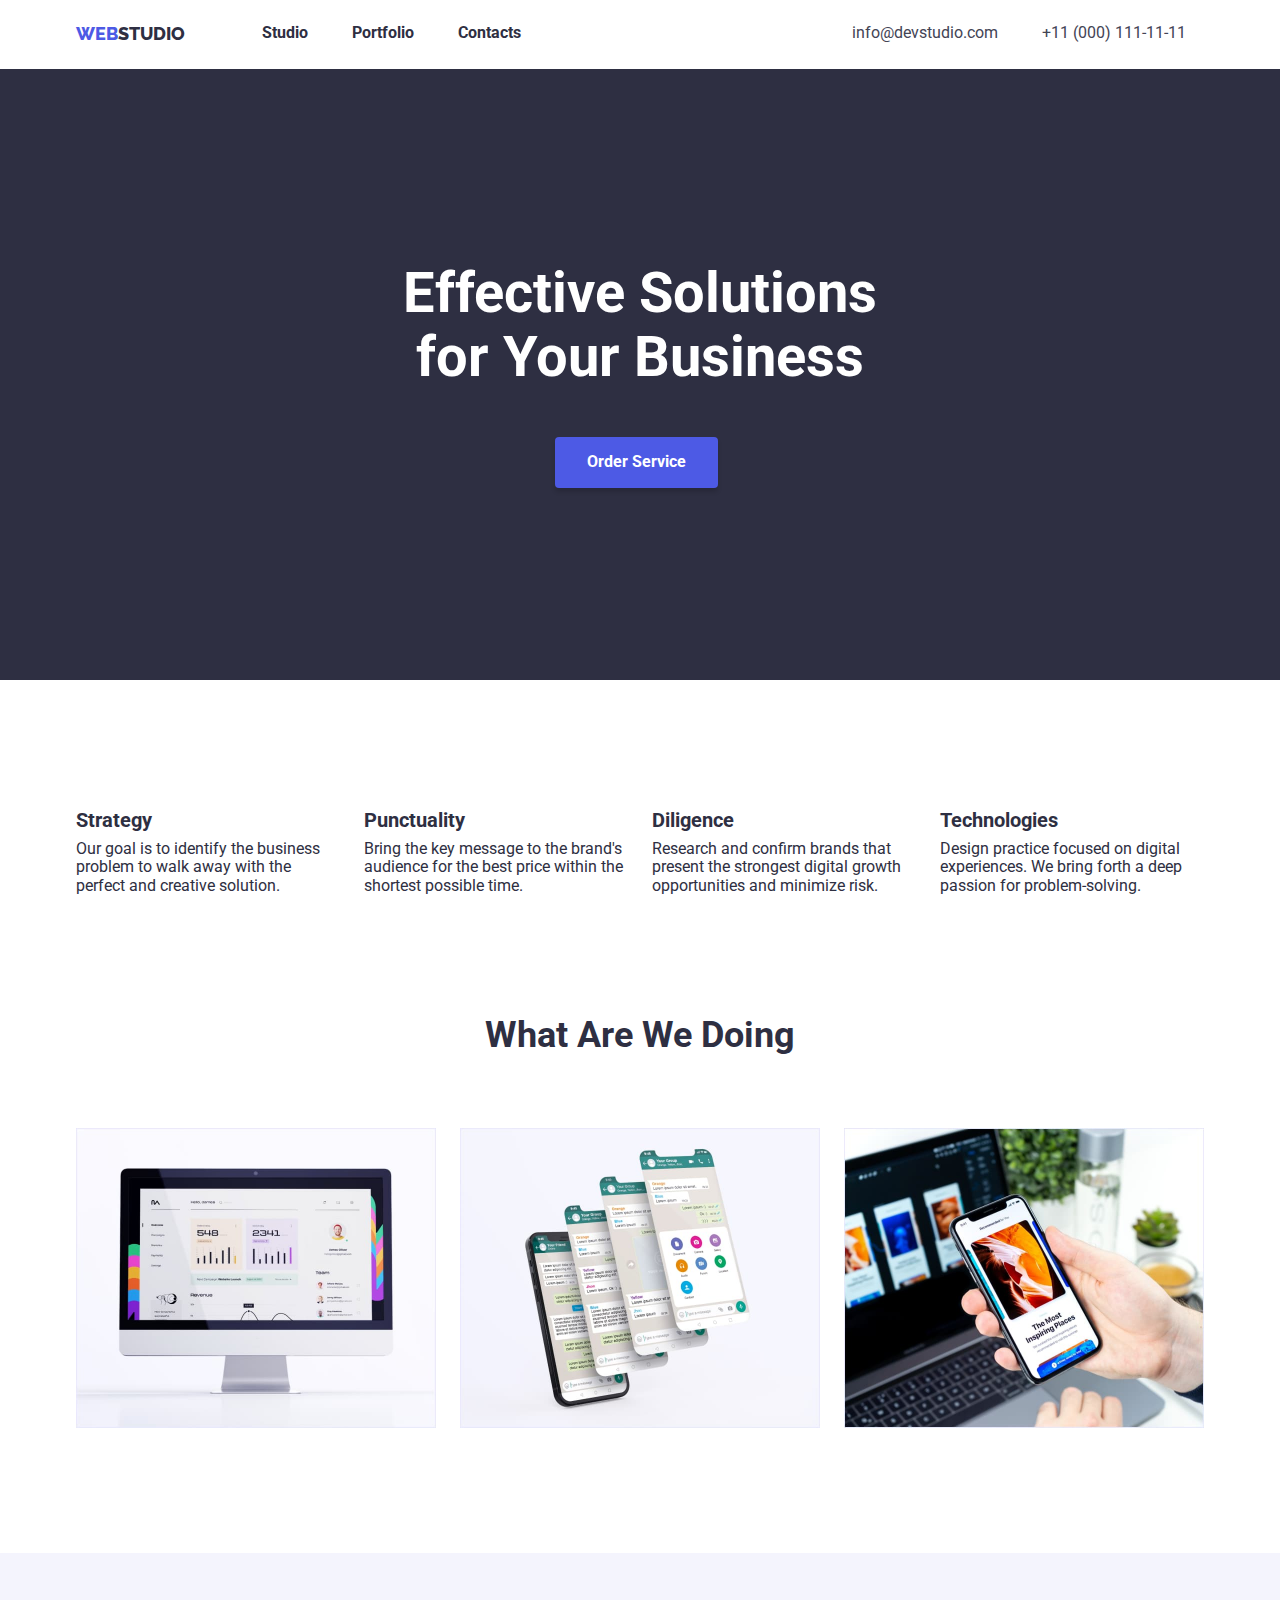
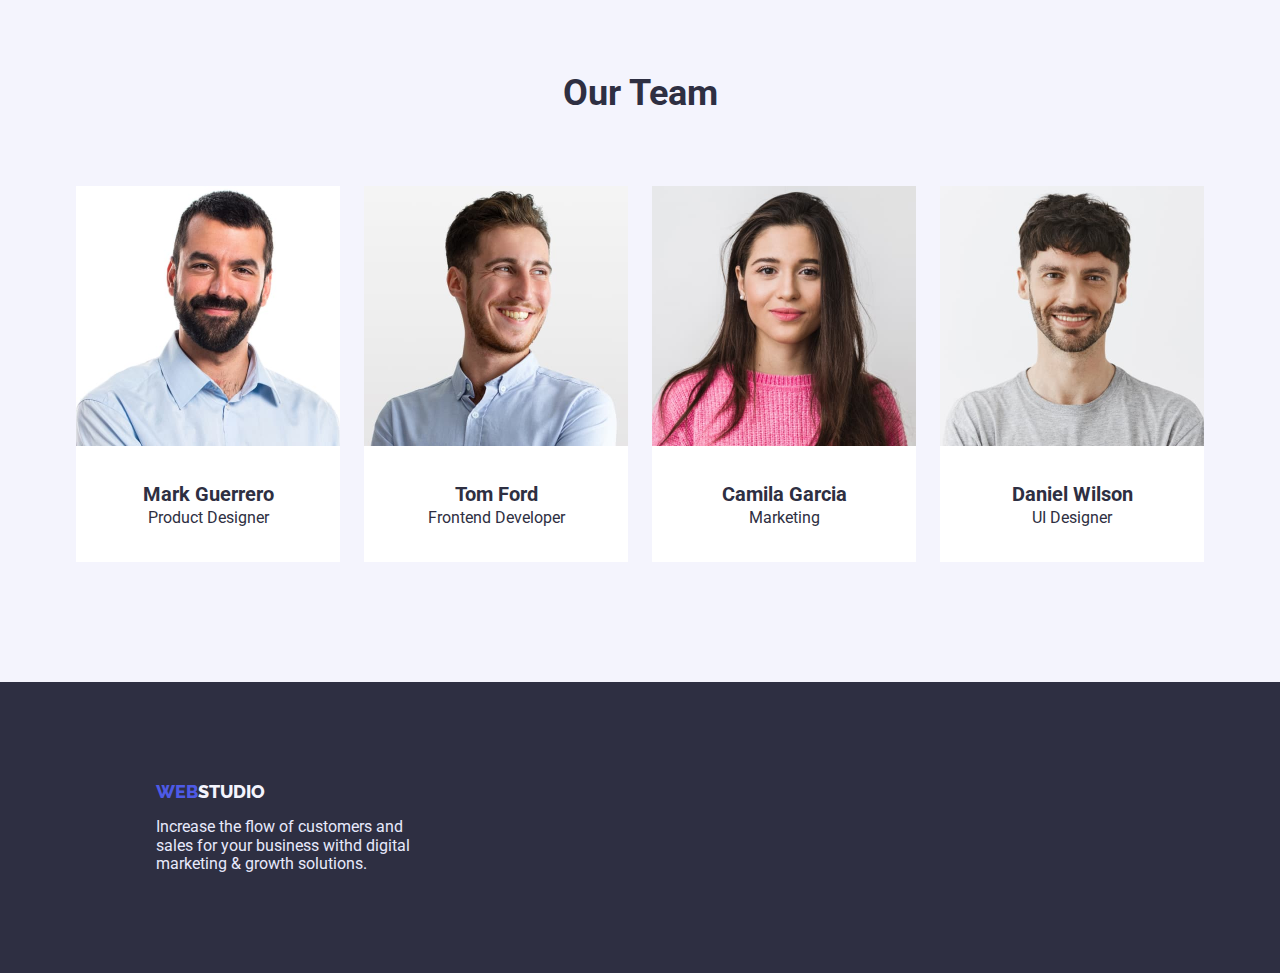
<file: index.html>
<!DOCTYPE html>
<html lang="en">

<head>
    <meta charset="UTF-8">
    <meta http-equiv="X-UA-Compatible" content="IE=edge">
    <meta name="viewport" content="width=device-width, initial-scale=1.0">
    <title>Document</title>
    <link
        href="https://fonts.googleapis.com/css2?family=Raleway:wght@700&family=Roboto:wght@400;500;700;900&display=swap"
        rel="stylesheet">
    <link rel="stylesheet" href="./css/style.css">
    <link rel="stylesheet" href="/css/modern-normalize.css">
</head>

<body class="body">
    <!--Шапка-->
    <header сlass="header">
        <div class="container-header">
            <nav>
                <a href="./index.html" class="link-to-logo">WEB<span class="second-logo-top">STUDIO</span></a>
                <ul class="link-to-list">
                    <li class="container-header_item"><a href="./index.html" class="nav link-to">
                            Studio
                        </a></li>
                    <li class="container-header_item"><a href="./portfolio.html" class="nav link-to">
                            Portfolio
                        </a></li>
                    <li class="container-header_item"><a href="#" class="nav link-to">
                            Contacts
                        </a></li>
                </ul>
            </nav>
            <ul class="container-header-boss">
                <li class="container-header_contacts"><a href="mailto:info@devstudio.com" class="contacts">
                        info@devstudio.com </a></li>
                <li class="container-header_contacts"><a href="tel:+110001111111" class="contacts"> +11 (000)
                        111-11-11
                    </a>
                </li>
            </ul>
        </div>
    </header>
    <main>
        <section class="top-color">
            <div class="container-top-color">
                <h1 class="text"> Effective Solutions for Your Business</h1>
                <button type="button" class="first-button">Order Service</button>
            </div>
        </section>
        <section class="second-section">
            <div class="second-container">
                <h2 hidden>Advanteges</h2>
                <ul class="headlines-container">
                    <li class="headlines-item">
                        <h3 class="headlines">Strategy</h3>
                        <p class="information">Our goal is to identify the business problem to walk away with the
                            perfect
                            and creative solution.
                        </p>
                    </li>
                    <li class="headlines-item">
                        <h3 class="headlines">Punctuality</h3>
                        <p class="information">Bring the key message to the brand's audience for the best price within
                            the
                            shortest possible
                            time.
                        </p>
                    </li>
                    <li class="headlines-item">
                        <h3 class="headlines">Diligence</h3>
                        <p class="information">Research and confirm brands that present the strongest digital growth
                            opportunities and minimize
                            risk.
                        </p>
                    </li>
                    <li class="headlines-item">
                        <h3 class="headlines">Technologies</h3>
                        <p class="information">Design practice focused on digital experiences. We bring forth a deep
                            passion
                            for
                            problem-solving.
                        </p>
                    </li>
                </ul>
            </div>
        </section>
        <section class="section-third">
            <div class="third-container">
                <h3 class="wawd">What Are We Doing</h3>
                <ul class="we-do-images">
                    <li class="we-do"><img src="./images/image1.jpg" alt="Графіки на iMac" width="360" height="300">
                    </li>
                    <li class="we-do"><img src="./images/image2.jpg" alt="Переписка на iphone" width="360" height="300">
                    </li>
                    <li class="we-do"><img src="./images/image3.jpg" alt="iphone біля macbook" width="360" height="300">
                    </li>
                </ul>
        </section>
        <section class="fourth-section">
            <div class="container-team">
                <h2 class="our-team">Our Team</h2>
                <ul class="list-team">
                    <li class="container-item">
                        <img src="./images/image4.jpg" alt="Product Designer" width="264" height="260">
                        <div class="container-names">
                            <h3 class="names">Mark Guerrero</h3>
                            <p class="speciality">Product Designer</p>
                        </div>
                    </li>
                    <li class="container-item">
                        <img src="./images/image5.jpg" alt="Frontend Developer" width="264" height="260">
                        <div class="container-names">
                            <h3 class="names">Tom Ford</h3>
                            <p class="speciality">Frontend Developer</p>
                        </div>
                    </li>
                    <li class="container-item">
                        <img src="./images/image6.jpg" alt="Marketing" width="264" height="260">
                        <div class="container-names">
                            <h3 class="names">Camila Garcia</h3>
                            <p class="speciality">Marketing</p>
                        </div>
                    </li>
                    <li class="container-item">
                        <img src="./images/image7.jpg" alt="UI Designer" width="264" height="260">
                        <div class="container-names">
                            <h3 class="names">Daniel Wilson</h3>
                            <p class="speciality">UI Designer</p>
                        </div>
                    </li>
                </ul>
            </div>
        </section>
    </main>
    <footer class="footer">
        <div class="container-footer">
            <a href="./index.html" class="link-to-logo">WEB<span class="secondlogo">STUDIO</span></a>
            <p class="footer-text"> Increase the flow of customers and<br>sales for your business withd
                digital<br>marketing
                & growth
                solutions.</p>

    </footer>
</body>

</html>
</file>
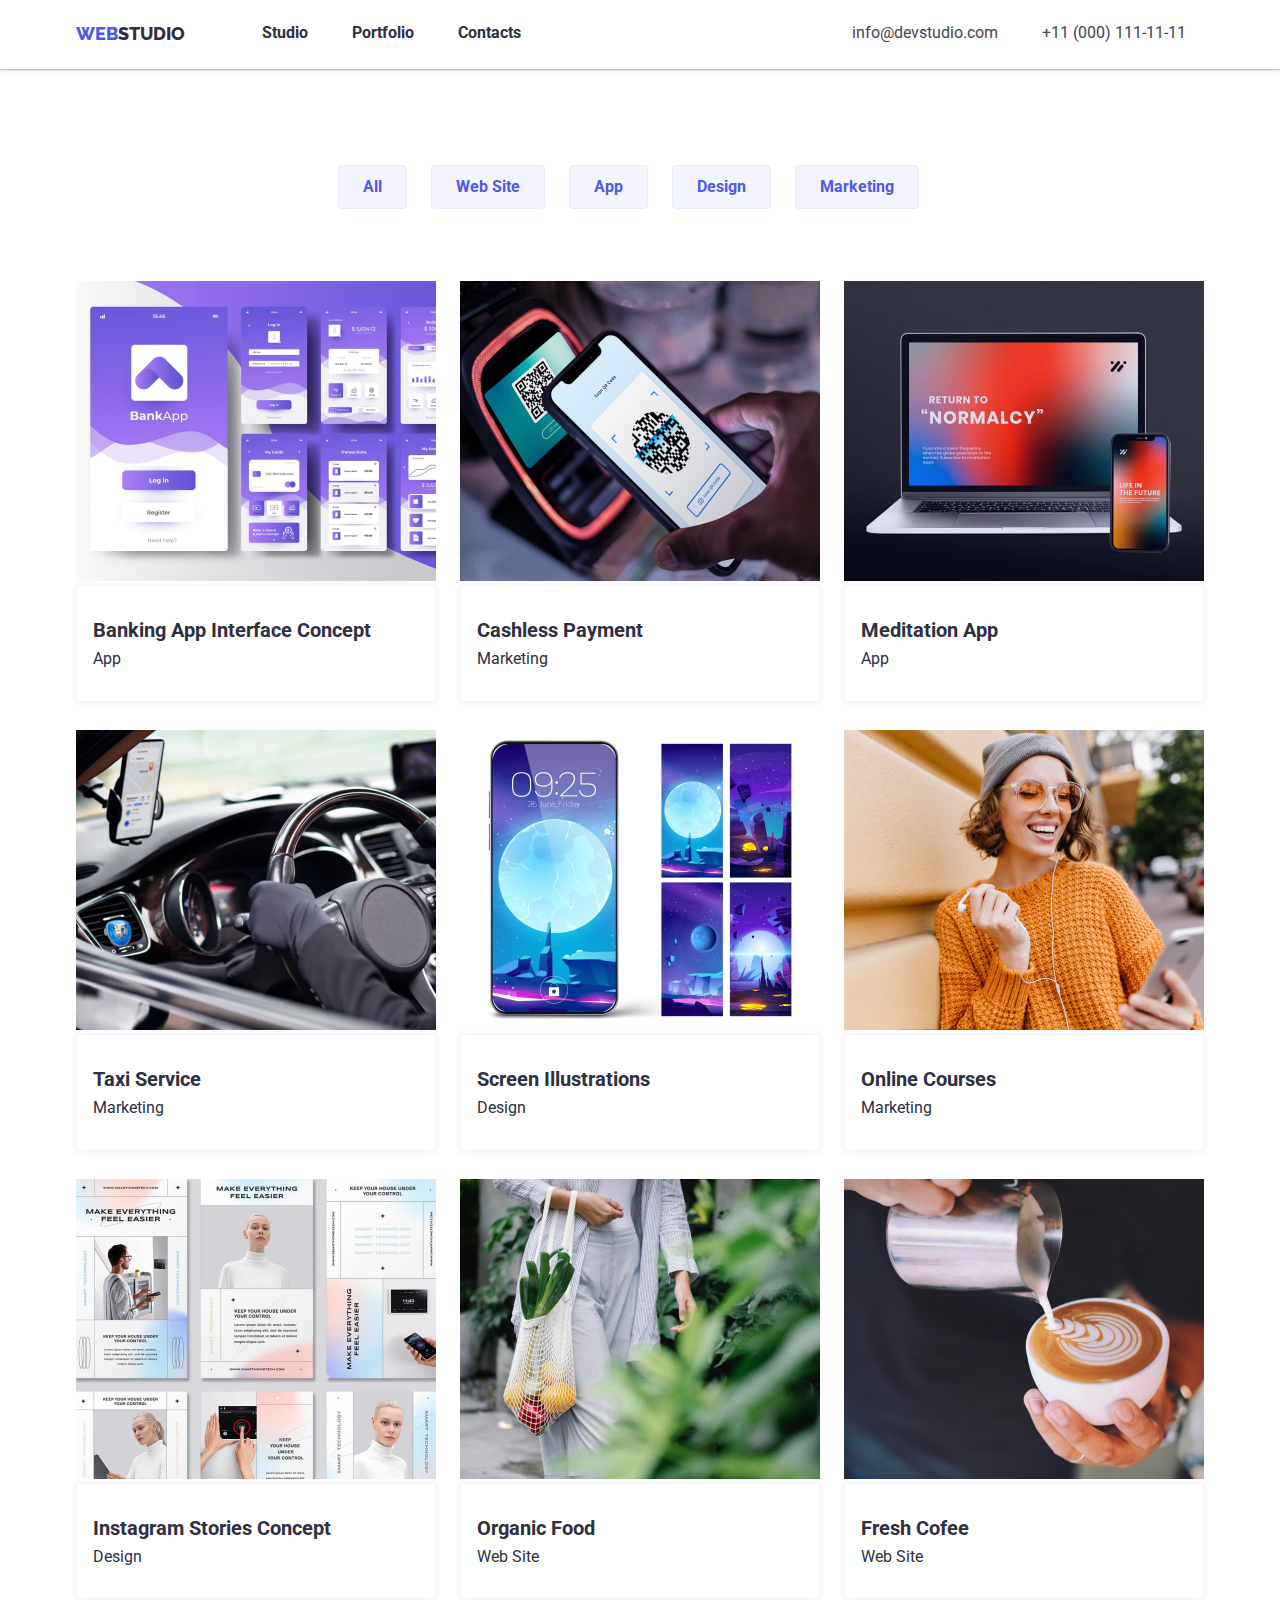
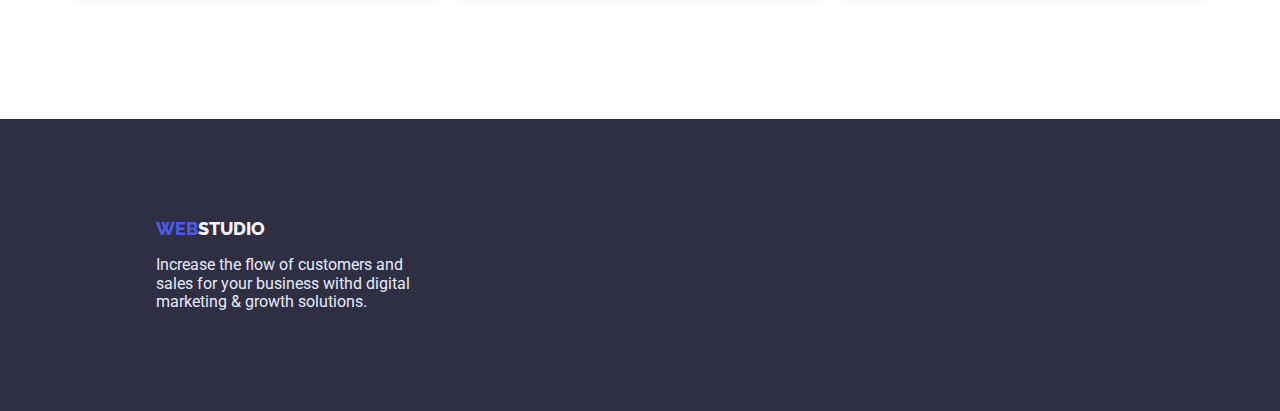
<file: portfolio.html>
<!DOCTYPE html>
<html lang="en">

<head>
    <meta charset="UTF-8">
    <meta http-equiv="X-UA-Compatible" content="IE=edge">
    <meta name="viewport" content="width=device-width, initial-scale=1.0">
    <title>Document</title>
    <link
        href="https://fonts.googleapis.com/css2?family=Raleway:wght@700&family=Roboto:wght@400;500;700;900&display=swap"
        rel="stylesheet">
    <link rel="stylesheet" href="./css/style.css">
    <link rel="stylesheet" href="/css/modern-normalize.css">
</head>

<body class="body">
    <!--Шапка-->
    <header class="header">
        <div class="container-header">
            <nav>
                <a href="./index.html" class="link-to-logo" class="container-header-logo">WEB<span
                        class="second-logo-top">STUDIO</span></a>
                <ul class="link-to-list">
                    <li class="container-header_item"><a href="./index.html" class="nav link-to">
                            Studio
                        </a></li>
                    <li class="container-header_item"><a href="./portfolio.html" class="nav link-to">
                            Portfolio
                        </a></li>
                    <li class="container-header_item"><a href="#" class="nav link-to">
                            Contacts
                        </a></li>
                </ul>
            </nav>
            <ul class="container-header-boss">
                <li class="container-header_contacts"><a href="mailto:info@devstudio.com" class="contacts">
                        info@devstudio.com </a></li>
                <li class="container-header_contacts"><a href="tel:+110001111111" class="contacts"> +11 (000) 111-11-11
                    </a>
                </li>
            </ul>
        </div>
    </header>
    <main>
        <section class="section-portfolio">
            <div class="container">
                <h1 hidden>Advanteges</h1>
                <div class="buttons-container">
                    <ul class="button-boss">
                        <li><button type=button class="interactive">All</button></li>
                        <li><button type=button class="interactive">Web Site</button></li>
                        <li><button type=button class="interactive">App</button></li>
                        <li><button type=button class="interactive">Design</button></li>
                        <li><button type=button class="interactive">Marketing</button></li>
                    </ul>
                </div>
                <ul class="our-products">
                    <li class="product">
                        <img src="./images/portfolio1.jpg" alt="Банківський додаток" width="360" height="300"
                            class="products-image">
                        <div class="description-container">
                            <h2 class="direction">Banking App Interface Concept</h2>
                            <p class="description">App</p>
                        </div>
                    </li>
                    <li class="product">
                        <img src="./images/portfolio2.jpg" alt="QR-код" width="360" height="300" class="products-image">
                        <div class="description-container">
                            <h2 class="direction">Cashless Payment</h2>
                            <p class="description">Marketing</p>
                        </div>
                    </li>
                    <li class="product">
                        <img src="./images/portfolio3.jpg" alt="Додаток та сайт" width="360" height="300"
                            class="products-image">
                        <div class="description-container">
                            <h2 class="direction">Meditation App</h2>
                            <p class="description">App</p>
                        </div>
                    </li>
                    <li class="product">
                        <img src="./images/portfolio4.jpg" alt="Додаток для таксі" width="360" height="300"
                            class="products-image">
                        <div class="description-container">
                            <h3 class="direction">Taxi Service</h3>
                            <p class="description">Marketing</p>
                        </div>
                    </li>
                    <li class="product">
                        <img src="./images/portfolio5.jpg" alt="Скрін" width="360" height="300" class="products-image">
                        <div class="description-container">
                            <h3 class="direction">Screen Illustrations</h3>
                            <p class="description">Design</p>
                        </div>
                    </li>
                    <li class="product">
                        <img src="./images/portfolio6.jpg" alt="Курси онлайн" width="360" height="300"
                            class="products-image">
                        <div class="description-container">
                            <h3 class="direction">Online Courses</h3>
                            <p class="description">Marketing</p>
                        </div>
                    </li>
                    <li class="product">
                        <img src="./images/portfolio7.jpg" alt="Інстаграм" width="360" height="300"
                            class="products-image">
                        <div class="description-container">
                            <h3 class="direction">Instagram Stories Concept</h3>
                            <p class="description">Design</p>
                        </div>
                    </li>
                    <li class="product">
                        <img src="./images/portfolio8.jpg" alt="Органічна їжа" width="360" height="300"
                            class="products-image">
                        <div class="description-container">
                            <h2 class="direction">Organic Food</h2>
                            <p class="description">Web Site</p>
                        </div>
                    </li>
                    <li class="product">
                        <img src="./images/portfolio9.jpg" alt="Кава" width="360" height="300" class="products-image">
                        <div class="description-container">
                            <h2 class="direction">Fresh Cofee</h2>
                            <p class="description">Web Site</p>
                        </div>
                    </li>
                </ul>
            </div>
        </section>
    </main>
    <footer class="footer">
        <a href="./index.html" class="link-to-logo">WEB<span class="secondlogo">STUDIO</span></a>
        <p class="footer-text"> Increase the flow of customers and<br>sales for your business withd digital<br>marketing
            & growth
            solutions.</p>

    </footer>
</body>

</html>
</file>
<file: css/style.css>
*{
    padding: 0;
    margin: 0;
    box-sizing: border-box;
}
:root {
    --brand-color: #2E2F42;
    --background-color: #FFFFFF;
    --button-color: #4D5AE5;
}
.body {
    font-family: 'Roboto', sans-serif;
    background-color: var(--background-color);
    color: var(--brand-color);
}
.top-color {
    background-color: #2E2F42;
    padding-top: 192px;
    padding-bottom: 192px;
}
.container-top-color {
    width: 492px;
    justify-content: center;
    margin-left: auto;
    margin-right: auto;
}
.text {
    color: #FFFFFF;
    text-align: center;
    font-weight: 700;
    font-size: 56px;
    padding: 0%;
}
.first-button {
    background-color: var(--button-color);
    color: var(--background-color);
    cursor: pointer;
    font-weight: 700;
    font-size: 16px;
    font-family: inherit;
    box-shadow: 0px 4px 4px rgba(0, 0, 0, 0.15);
    border-radius: 4px;
    margin-top: 48px;
    padding: 16px 32px;
    border: 0;
    margin-left: 161px
}
.secondlogo {
    color: #F4F4FD;
    font-family: 'Raleway';
    font-weight: 800;
    font-size: 18px;
}
.second-logo-top {
    color: var(--brand-color);
    font-weight: 800;
    font-size: 18px;
    font-family: 'Raleway';
    margin-right: 77px;
}
nav {
    color: var(--brand-color);
    font-weight: 700;
    font-size: 16px;
    display: flex;
}
.first-button:focus {
    background-color: #404BBF;
    box-shadow: 0px 4px 4px rgba(0, 0, 0, 0.15);
    border-radius: 4px;
}
.first-button:hover {
    background-color: var(--button-color);
    color: var(--background-color);
}

a {
    text-decoration: none;
}
ul {
    list-style: none;
}
.header {
box-shadow: 0px 2px 1px rgba(46, 47, 66, 0.08), 0px 1px 1px rgba(46, 47, 66, 0.16), 0px 1px 6px rgba(46, 47, 66, 0.08);
}
.button-boss { 
    justify-content: center;
    margin-bottom: 72px;
}
.interactive:focus,
.interactive:hover {
    background-color: var(--button-color);
    color: #FFFFFF;
}
.interactive {
    background-color: #F4F4FD;
    color: var(--button-color);
    cursor: pointer;
    font-weight: 700;
    font-size: 16px;
    border: 1px solid #E7E9FC;
    padding: 12px 24px;
    margin-right: 24px;
    border: 1px solid #E7E9FC;
    border-radius: 4px;
}
.section-portfolio {
    padding-top: 96px;
    padding-bottom: 120px;
}
.container {
    padding-left: 15px;
    padding-right: 15px;
    margin-left: auto;
    margin-right: auto;
    width: 1158px;
}
.buttons-container {

}
.our-products {
    display: flex;
    flex-wrap: wrap;
    column-gap: 24px;
    row-gap: 28px;
}
.direction {
    font-weight: 700;
    font-size: 20px;
    line-height: 1.2;
    margin-bottom: 8px;
}
.description-container {
    border: 0.5px solid #F4F4FD;
    box-shadow: 0px 1px 6px rgba(46, 47, 66, 0.08);
    padding-bottom: 32px;
    padding-top: 32px;
    padding-left: 16px;
}
.description {
    font-weight: 400;
    font-size: 16px;
}
.header {
    padding-top: 24px;
    padding-bottom: 24px;
    box-shadow: 0px 2px 1px rgba(46, 47, 66, 0.08), 0px 1px 1px rgba(46, 47, 66, 0.16), 0px 1px 6px rgba(46, 47, 66, 0.08);
}
header {
    padding-top: 24px;
    padding-bottom: 24px;
}
.container-header {
    display:flex;
    margin-left: auto;
    margin-right: auto;
    padding-left: 15px;
    padding-right: 15px;
    width: 1158px;
}
.contacts {
    color: #434455;
    font-weight: 400;
    font-size: 16px;
}
.contacts:hover {
    color: #434455;
}

.contacts:focus {
    color: var(--button-color)
}
.link-to-logo {
    color: var(--button-color);
    font-weight: 800;
    font-family: 'Raleway';
    font-size: 18px;
}
.link-to:visited {
    color: var(--brand-color);
}
.link-to:hover {
    color: #434455;
}
.link-to:focus {
    color: var(--button-color)
}
.link-to {
    color: #2E2F42;
}
.link-to-list {
    margin-right: 331px;
}
.container-header_item {
    display: inline;
}
.container-header_item:not(:last-child) {
margin-right: 40px;
}
.container-header_contacts {
    display: inline;
}
.container-header_contacts:first-child {
margin-right: 40px;
}
.second-section {
    padding-top: 120px;
    padding-bottom: 120px;
}
.second-container {
    width: 1158px;
    padding-left: 15px;
    padding-right: 15px;
    margin-left: auto;
    margin-right: auto;
}
.headlines-container {
    display: flex;
}
.headlines {
    font-weight: 700;
    font-size: 20px;
    line-height: 1.2;
    margin-bottom: 8px;
}
.headlines-item {
    margin-top: 8px;
    width: 264px;
}
.headlines-item:not(:last-child) {
    margin-right: 24px;
}
.information {
    font-weight: 400;
    font-size: 16px;
}
.fourth-section {
    background-color: #F4F4FD;
    padding-top: 120px;
    padding-bottom: 120px;
}
.container-team {
    width: 1158px;
    margin-left: auto;
    margin-right: auto;
    padding-left: 15px;
    padding-right: 15px;
}
.list-team {
    display: flex;
    gap: 24px;
}
.container-item {
    background-color: var(--background-color);
}
.our-team {
    font-weight: 700;
    font-size: 36px;
    text-align: center;
    margin-bottom: 72px;
}
.container-names {
    padding-top: 32px;
    padding-bottom: 32px;
}
.names {
    font-weight: 700;
    font-size: 20px;
    text-align: center;
}
.speciality {
    font-size: 16px;
    line-height: 24px;
    text-align: center;
}
.button-boss {
    display: flex;
}
.section-third {
padding-bottom: 120px;
}
.third-container {
    padding-left: 15px;
    padding-right: 15px;
    margin-left: auto;
    margin-right:auto;
    width: 1158px;
}
.we-do-images {
    display: flex;
    gap: 24px;
}
.wawd {
    font-weight: 700;
    font-size: 36px;
    margin-bottom: 72px;
    text-align: center;
}
.footer {
    background-color: var(--brand-color);
    display: block;
    padding-top: 100px;
    padding-bottom: 100px;
    padding-left: 156px;
}
.footer-text {
    color: #E7E9FC;
    font-family: Roboto;
    margin-top: 16px;
}
</file>
